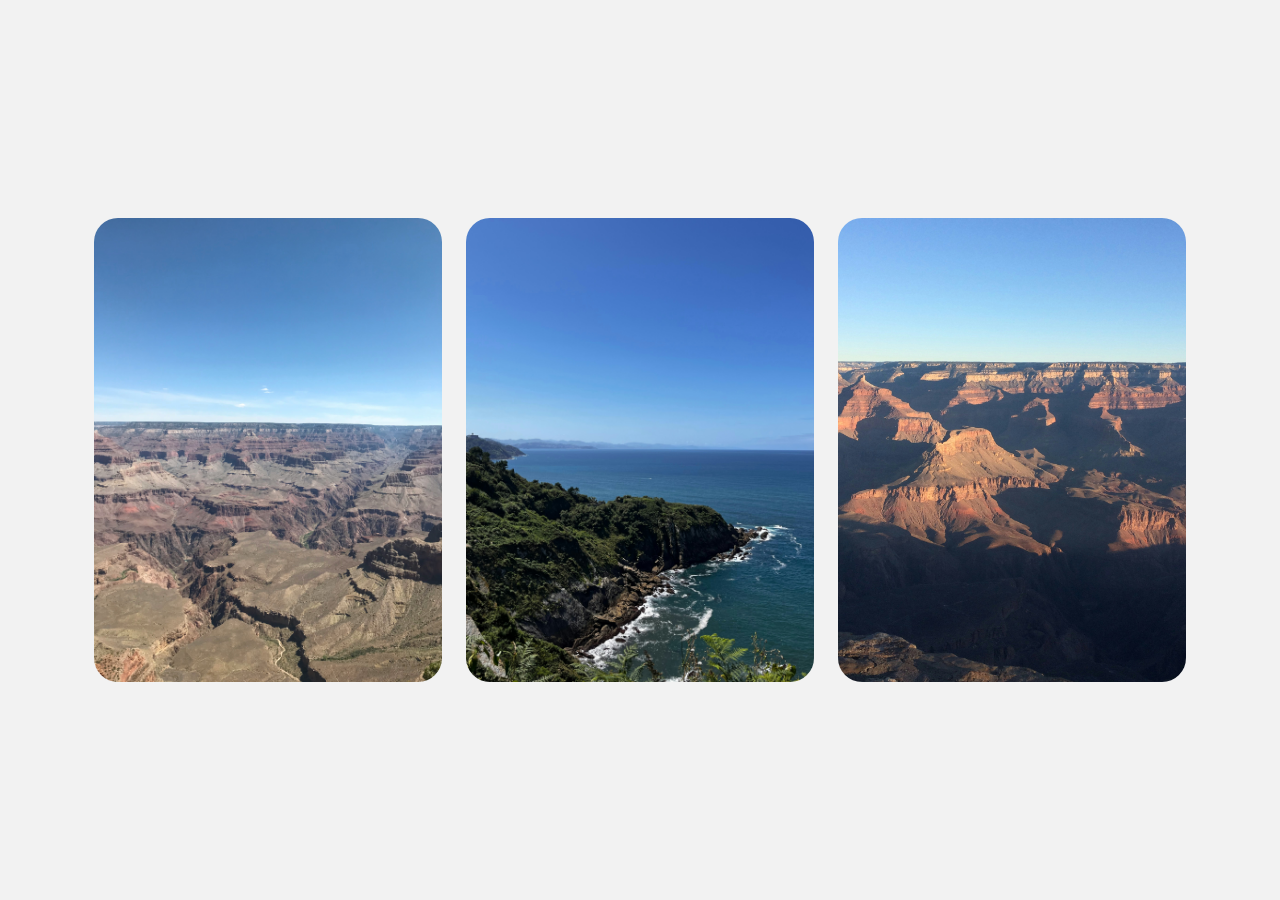
<file: landscape responsive card/index.html>
<!DOCTYPE html>
   <html lang="en">
   <head>
      <meta charset="UTF-8">
      <meta name="viewport" content="width=device-width, initial-scale=1.0">

      <!--=============== CSS ===============-->
      <link rel="stylesheet" href="assets/css/styles.css">

      <title>Landscape responsive card - Bedimcode</title>
   </head>
   <body>
      <div class="container">
         <div class="card__container">
            <article class="card__article">
               <img src="assets/img/landscape-1.jpg" alt="image" class="card__img">

               <div class="card__data">
                  <span class="card__description">Vancouver Mountains, Canada</span>
                  <h2 class="card__title">The Great Path</h2>
                  <a href="#" class="card__button">Read More</a>
               </div>
            </article>

            <article class="card__article">
               <img src="assets/img/landscape-2.jpg" alt="image" class="card__img">

               <div class="card__data">
                  <span class="card__description">Poon Hill, Nepal</span>
                  <h2 class="card__title">Starry Night</h2>
                  <a href="#" class="card__button">Read More</a>
               </div>
            </article>

            <article class="card__article">
               <img src="assets/img/landscape-3.jpg" alt="image" class="card__img">

               <div class="card__data">
                  <span class="card__description">Bojcin Forest, Serbia</span>
                  <h2 class="card__title">Path Of Peace</h2>
                  <a href="#" class="card__button">Read More</a>
               </div>
            </article>
         </div>
      </div>
   </body>
</html>
</file>
<file: landscape responsive card/assets/css/styles.css>
/*=============== GOOGLE FONTS ===============*/
@import url("https://fonts.googleapis.com/css2?family=Poppins:wght@400;500&display=swap");

/*=============== VARIABLES CSS ===============*/
:root {
  /*========== Colors ==========*/
  /*Color mode HSL(hue, saturation, lightness)*/
  --first-color: hsl(82, 60%, 28%);
  --title-color: hsl(0, 0%, 15%);
  --text-color: hsl(0, 0%, 35%);
  --body-color: hsl(0, 0%, 95%);
  --container-color: hsl(0, 0%, 100%);

  /*========== Font and typography ==========*/
  /*.5rem = 8px | 1rem = 16px ...*/
  --body-font: "Poppins", sans-serif;
  --h2-font-size: 1.25rem;
  --small-font-size: .813rem;
}

/*========== Responsive typography ==========*/
@media screen and (min-width: 1120px) {
  :root {
    --h2-font-size: 1.5rem;
    --small-font-size: .875rem;
  }
}

/*=============== BASE ===============*/
* {
  box-sizing: border-box;
  padding: 0;
  margin: 0;
}

body {
  font-family: var(--body-font);
  background-color: var(--body-color);
  color: var(--text-color);
}

img {
  display: block;
  max-width: 100%;
  height: auto;
}

/*=============== CARD ===============*/
.container {
  display: grid;
  place-items: center;
  margin-inline: 1.5rem;
  padding-block: 5rem;
}

.card__container {
  display: grid;
  row-gap: 3.5rem;
}

.card__article {
  position: relative;
  overflow: hidden;
}

.card__img {
  width: 328px;
  border-radius: 1.5rem;
}

.card__data {
  width: 280px;
  background-color: var(--container-color);
  padding: 1.5rem 2rem;
  box-shadow: 0 8px 24px hsla(0, 0%, 0%, .15);
  border-radius: 1rem;
  position: absolute;
  bottom: -9rem;
  left: 0;
  right: 0;
  margin-inline: auto;
  opacity: 0;
  transition: opacity 1s 1s;
}

.card__description {
  display: block;
  font-size: var(--small-font-size);
  margin-bottom: .25rem;
}

.card__title {
  font-size: var(--h2-font-size);
  font-weight: 500;
  color: var(--title-color);
  margin-bottom: .75rem;
}

.card__button {
  text-decoration: none;
  font-size: var(--small-font-size);
  font-weight: 500;
  color: var(--first-color);
}

.card__button:hover {
  text-decoration: underline;
}

/* Naming animations in hover */
.card__article:hover .card__data {
  animation: show-data 1s forwards;
  opacity: 1;
  transition: opacity .3s;
}

.card__article:hover {
  animation: remove-overflow 2s forwards;
}

.card__article:not(:hover) {
  animation: show-overflow 2s forwards;
}

.card__article:not(:hover) .card__data {
  animation: remove-data 1s forwards;
}

/* Card animation */
@keyframes show-data {
  50% {
    transform: translateY(-10rem);
  }
  100% {
    transform: translateY(-7rem);
  }
}

@keyframes remove-overflow {
  to {
    overflow: initial;
  }
}

@keyframes remove-data {
  0% {
    transform: translateY(-7rem);
  }
  50% {
    transform: translateY(-10rem);
  }
  100% {
    transform: translateY(.5rem);
  }
}

@keyframes show-overflow {
  0% {
    overflow: initial;
    pointer-events: none;
  }
  50% {
    overflow: hidden;
  }
}

/*=============== BREAKPOINTS ===============*/
/* For small devices */
@media screen and (max-width: 340px) {
  .container {
    margin-inline: 1rem;
  }

  .card__data {
    width: 250px;
    padding: 1rem;
  }
}

/* For medium devices */
@media screen and (min-width: 768px) {
  .card__container {
    grid-template-columns: repeat(2, 1fr);
    column-gap: 1.5rem;
  }
}

/* For large devices */
@media screen and (min-width: 1120px) {
  .container {
    height: 100vh;
  }

  .card__container {
    grid-template-columns: repeat(3, 1fr);
  }
  .card__img {
    width: 348px;
  }
  .card__data {
    width: 316px;
    padding-inline: 2.5rem;
  }
}
</file>
